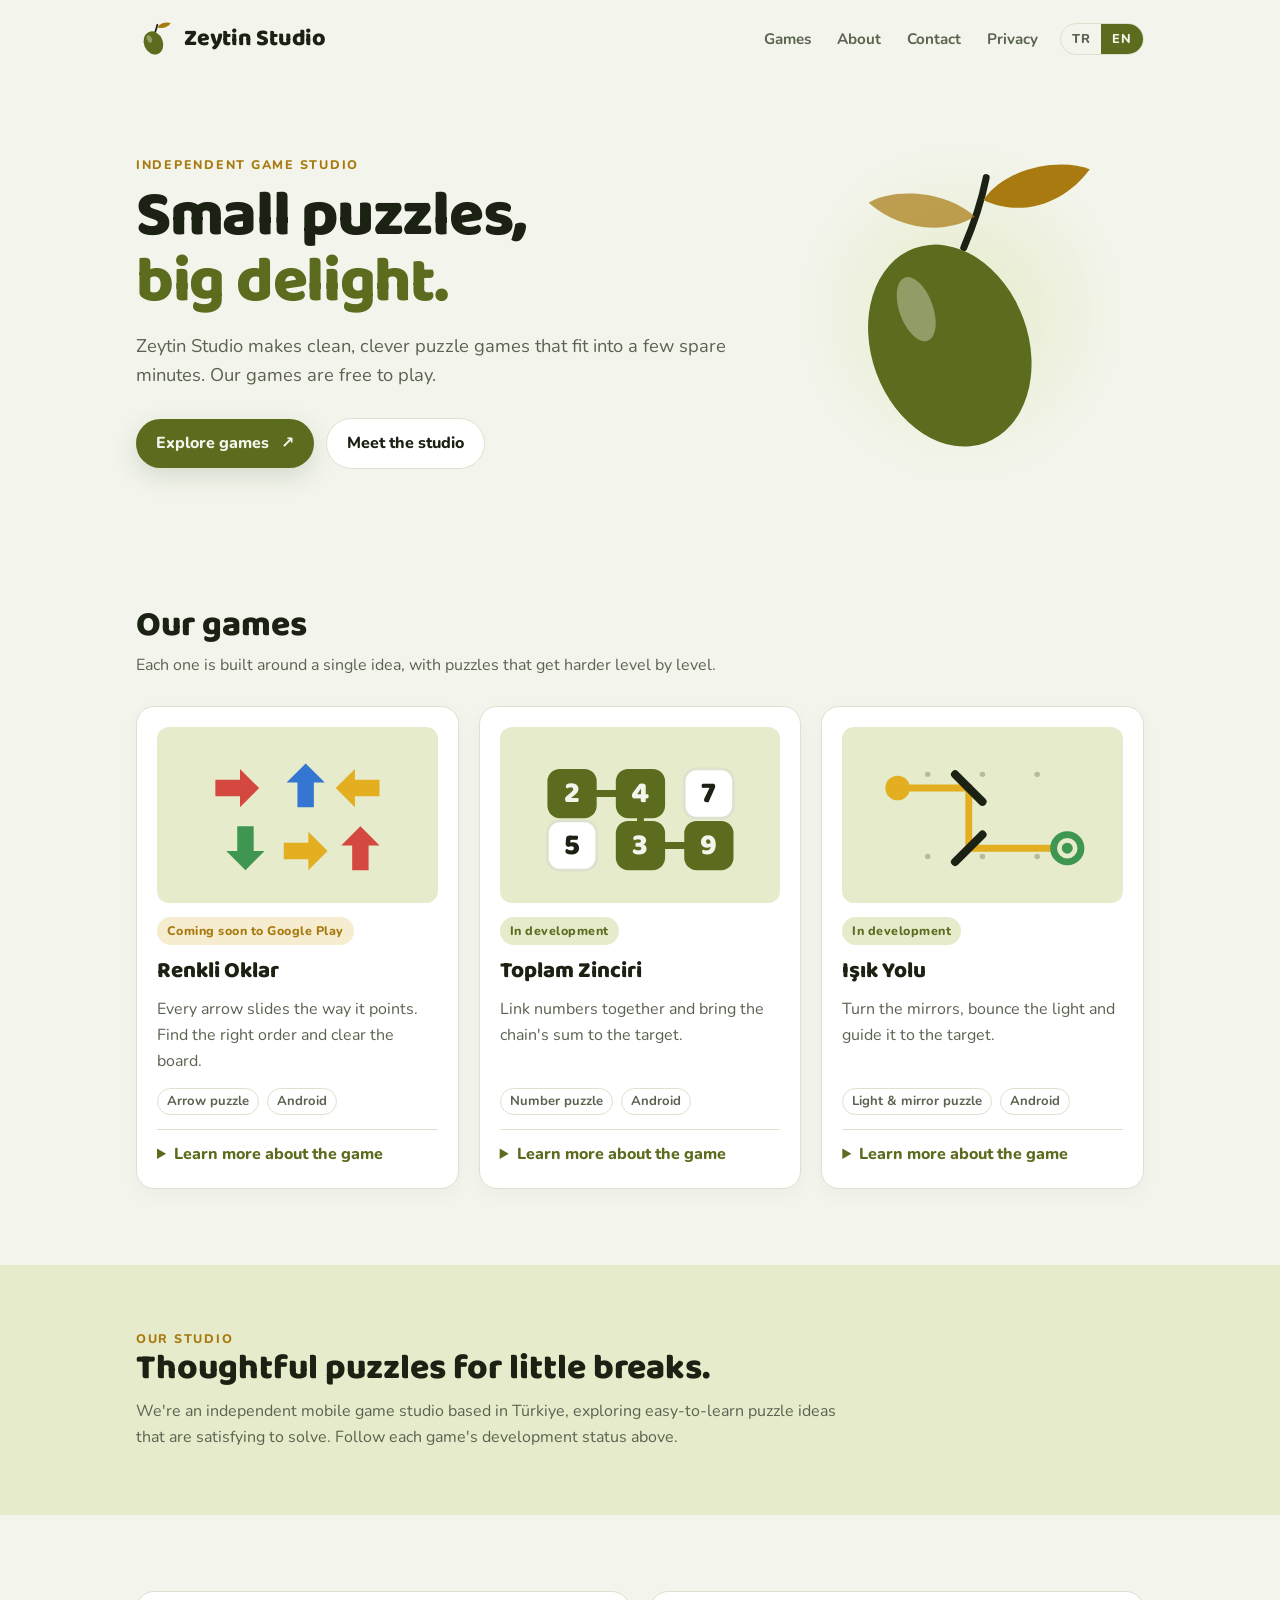
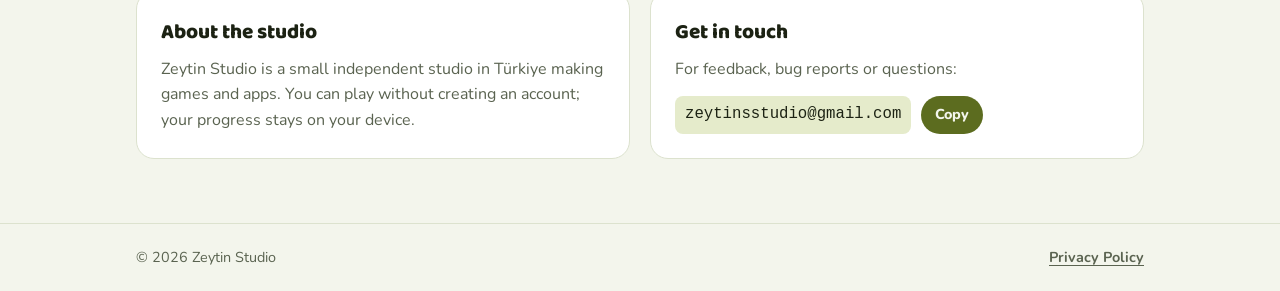
<file: index.html>
<!doctype html>
<html lang="tr">
<head>
<meta charset="utf-8">
<meta name="viewport" content="width=device-width, initial-scale=1, viewport-fit=cover">
<title>Zeytin Studio | Bağımsız Bulmaca Oyunları</title>
<link rel="canonical" href="https://zeytin-studio.github.io/">
<meta name="theme-color" content="#5C6C1F">
<meta name="robots" content="index, follow">
<meta property="og:url" content="https://zeytin-studio.github.io/">
<meta property="og:site_name" content="Zeytin Studio">
<meta property="og:locale" content="tr_TR">
<meta property="og:locale:alternate" content="en_US">
<meta property="og:image" content="https://zeytin-studio.github.io/assets/social-preview.svg">
<meta property="og:image:alt" content="Zeytin Studio — Small puzzles, big delight">
<meta name="twitter:card" content="summary_large_image">
<meta name="twitter:title" content="Zeytin Studio | Independent Puzzle Games">
<meta name="twitter:description" content="Small puzzles, big delight. Discover our upcoming Android puzzle games.">
<meta name="twitter:image" content="https://zeytin-studio.github.io/assets/social-preview.svg">
<script type="application/ld+json">{"@context":"https://schema.org","@type":"Organization","name":"Zeytin Studio","url":"https://zeytin-studio.github.io/","description":"Independent mobile puzzle game studio in Türkiye.","email":"zeytinsstudio@gmail.com"}</script>
<meta name="description" content="Zeytin Studio — küçük, keyifli bulmaca oyunları. Small, delightful puzzle games.">
<meta property="og:title" content="Zeytin Studio">
<meta property="og:description" content="Küçük bulmacalar, büyük keyif. Small puzzles, big delight.">
<meta property="og:type" content="website">
<link rel="icon" href="assets/favicon.svg" type="image/svg+xml">
<link rel="preconnect" href="https://fonts.googleapis.com">
<link rel="preconnect" href="https://fonts.gstatic.com" crossorigin>
<link rel="stylesheet" href="https://fonts.googleapis.com/css2?family=Baloo+2:wght@600;700;800&family=Nunito:wght@400;600;700;800&display=swap">
<link rel="stylesheet" href="assets/style.css">
<meta name="google-site-verification" content="VJ6sqmrjob0C93D4eP01k33OBYBGYizJ2xWpyN1Hkkg">
</head>
<body>

<header class="wrap top">
  <a class="brand" href="./" aria-label="Zeytin Studio">
    <svg viewBox="0 0 48 48" aria-hidden="true">
      <path class="olive-stem" d="M27 6 C 26 10, 25 13, 24 16"/>
      <path class="olive-leaf" d="M27 9 C 31 3, 40 2, 44 4 C 40 9, 33 12, 27 9 Z"/>
      <ellipse class="olive-body" cx="22" cy="29" rx="12" ry="15" transform="rotate(-22 22 29)"/>
      <ellipse class="olive-shine" cx="17" cy="24" rx="3" ry="5" transform="rotate(-22 17 24)"/>
    </svg>
    <b>Zeytin Studio</b>
  </a>
  <nav class="nav" aria-label="Menü">
    <a href="#oyunlar"><span class="tr">Oyunlar</span><span class="en">Games</span></a>
    <a href="#hakkimizda"><span class="tr">Hakkımızda</span><span class="en">About</span></a>
    <a href="#iletisim"><span class="tr">İletişim</span><span class="en">Contact</span></a>
    <a href="gizlilik/"><span class="tr">Gizlilik</span><span class="en">Privacy</span></a>
    <span class="lang" role="group" aria-label="Dil / Language">
      <button type="button" data-lang="tr" aria-pressed="true">TR</button>
      <button type="button" data-lang="en" aria-pressed="false">EN</button>
    </span>
  </nav>
</header>

<main>
  <div class="wrap hero">
    <div>
      <div class="eyebrow"><span class="tr">Bağımsız oyun stüdyosu</span><span class="en">Independent game studio</span></div>
      <h1 class="tr">Küçük bulmacalar, <em>büyük keyif.</em></h1>
      <h1 class="en">Small puzzles, <em>big delight.</em></h1>
      <p class="lede tr">Zeytin Studio, birkaç dakikalık molalara sığan, sade ve akıllıca tasarlanmış bulmaca oyunları yapar. Oyunlarımız ücretsizdir.</p>
      <p class="lede en">Zeytin Studio makes clean, clever puzzle games that fit into a few spare minutes. Our games are free to play.</p>
      <div class="hero-actions"><a class="primary-link" href="#oyunlar"><span class="tr">Oyunları keşfet</span><span class="en">Explore games</span> <span aria-hidden="true">↗</span></a><a class="secondary-link" href="#hakkimizda"><span class="tr">Stüdyoyu tanı</span><span class="en">Meet the studio</span></a></div>
    </div>
    <div class="hero-mark" aria-hidden="true">
      <svg viewBox="0 0 200 220">
        <path class="olive-stem" style="stroke-width:5" d="M118 14 C 114 34, 108 50, 102 64"/>
        <path class="olive-leaf" d="M116 30 C 132 6, 172 0, 192 8 C 176 30, 146 44, 116 30 Z"/>
        <path class="olive-leaf" style="opacity:.7" d="M110 42 C 88 22, 50 22, 34 32 C 54 50, 86 56, 110 42 Z"/>
        <ellipse class="olive-body" cx="92" cy="134" rx="56" ry="74" transform="rotate(-20 92 134)"/>
        <ellipse class="olive-shine" cx="68" cy="108" rx="12" ry="24" transform="rotate(-20 68 108)"/>
      </svg>
    </div>
  </div>

  <section id="oyunlar">
    <div class="wrap">
      <h2><span class="tr">Oyunlarımız</span><span class="en">Our games</span></h2>
      <p class="sub tr">Her biri tek bir fikir etrafında kurulu, seviye seviye zorlaşan bulmacalar.</p>
      <p class="sub en">Each one is built around a single idea, with puzzles that get harder level by level.</p>

      <div class="games">
        <article class="game" id="renkli-oklar">
          <div class="art" aria-hidden="true">
            <svg viewBox="0 0 160 100">
              <g transform="translate(20 10)">
                <path class="r" d="M0 14 L18 14 L18 6 L32 20 L18 34 L18 26 L0 26 Z"/>
                <path class="b" d="M60 34 L60 16 L52 16 L66 2 L80 16 L72 16 L72 34 Z"/>
                <path class="y" d="M120 20 L102 20 L102 28 L88 14 L102 0 L102 8 L120 8 Z" transform="translate(0 6)"/>
                <path class="g" d="M6 48 L6 66 L-2 66 L12 80 L26 66 L18 66 L18 48 Z" transform="translate(10 0)"/>
                <path class="y" d="M50 60 L68 60 L68 52 L82 66 L68 80 L68 72 L50 72 Z"/>
                <path class="r" d="M114 80 L114 62 L106 62 L120 48 L134 62 L126 62 L126 80 Z" transform="translate(-14 0)"/>
              </g>
            </svg>
          </div>
          <span class="chip soon"><span class="tr">Yakında Google Play'de</span><span class="en">Coming soon to Google Play</span></span>
          <h3>Renkli Oklar</h3>
          <p class="tr">Her ok kendi yönüne kayar. Doğru sırayı bul, tahtayı temizle.</p>
          <p class="en">Every arrow slides the way it points. Find the right order and clear the board.</p>
          <div class="meta"><span class="tr">Ok bulmacası</span><span class="en">Arrow puzzle</span><span>Android</span></div>
          <details class="game-details"><summary><span class="tr">Oyun hakkında daha fazla</span><span class="en">Learn more about the game</span></summary><p class="tr">Okların yönlerini dikkatle incele, hamle sırasını planla ve tahtayı temizle. Renkli Oklar, basit kurallarla başlayıp düşünerek ilerlediğin bir bulmaca fikridir.</p><p class="en">Study the direction of each arrow, plan the order of your moves, and clear the board. Renkli Oklar is a puzzle concept built around simple rules and thoughtful sequencing.</p><p class="detail-state"><span class="tr">Durum: Yakında Google Play'de</span><span class="en">Status: Coming soon to Google Play</span></p></details>
        </article>

        <article class="game" id="toplam-zinciri">
          <div class="art" aria-hidden="true">
            <svg viewBox="0 0 160 100">
              <line class="link" x1="30" y1="34" x2="80" y2="34"/>
              <line class="link" x1="80" y1="34" x2="80" y2="72"/>
              <line class="link" x1="80" y1="72" x2="130" y2="72"/>
              <rect class="tile-on" x="12" y="16" width="36" height="36" rx="9"/><text class="num num-on" x="30" y="34">2</text>
              <rect class="tile-on" x="62" y="16" width="36" height="36" rx="9"/><text class="num num-on" x="80" y="34">4</text>
              <rect class="tile" x="112" y="16" width="36" height="36" rx="9"/><text class="num" x="130" y="34">7</text>
              <rect class="tile" x="12" y="54" width="36" height="36" rx="9"/><text class="num" x="30" y="72">5</text>
              <rect class="tile-on" x="62" y="54" width="36" height="36" rx="9"/><text class="num num-on" x="80" y="72">3</text>
              <rect class="tile-on" x="112" y="54" width="36" height="36" rx="9"/><text class="num num-on" x="130" y="72">9</text>
            </svg>
          </div>
          <span class="chip dev"><span class="tr">Geliştiriliyor</span><span class="en">In development</span></span>
          <h3>Toplam Zinciri</h3>
          <p class="tr">Sayıları birbirine bağla, zincirin toplamını hedefe ulaştır.</p>
          <p class="en">Link numbers together and bring the chain's sum to the target.</p>
          <div class="meta"><span class="tr">Sayı bulmacası</span><span class="en">Number puzzle</span><span>Android</span></div>
          <details class="game-details"><summary><span class="tr">Oyun hakkında daha fazla</span><span class="en">Learn more about the game</span></summary><p class="tr">Sayıları bir zincirde birleştirerek hedef toplamı yakalamaya çalış. Toplam Zinciri, bağlantı kurma ve sayı mantığını bir araya getirir.</p><p class="en">Connect numbers into a chain and aim for the target sum. Toplam Zinciri combines number reasoning with a connecting puzzle mechanic.</p><p class="detail-state"><span class="tr">Durum: Geliştiriliyor</span><span class="en">Status: In development</span></p></details>
        </article>

        <article class="game" id="isik-yolu">
          <div class="art" aria-hidden="true">
            <svg viewBox="0 0 160 100">
              <circle class="grid-dot" cx="40" cy="20" r="2"/><circle class="grid-dot" cx="80" cy="20" r="2"/><circle class="grid-dot" cx="120" cy="20" r="2"/>
              <circle class="grid-dot" cx="40" cy="80" r="2"/><circle class="grid-dot" cx="80" cy="80" r="2"/><circle class="grid-dot" cx="120" cy="80" r="2"/>
              <circle class="lamp" cx="18" cy="30" r="9"/>
              <polyline class="beam" points="27,30 70,30 70,74 132,74"/>
              <line class="mirror" x1="60" y1="20" x2="80" y2="40"/>
              <line class="mirror" x1="60" y1="84" x2="80" y2="64"/>
              <circle class="target" cx="142" cy="74" r="10"/>
              <circle class="target-dot" cx="142" cy="74" r="4"/>
            </svg>
          </div>
          <span class="chip dev"><span class="tr">Geliştiriliyor</span><span class="en">In development</span></span>
          <h3>Işık Yolu</h3>
          <p class="tr">Aynaları çevir, ışığı yansıt ve hedefe ulaştır.</p>
          <p class="en">Turn the mirrors, bounce the light and guide it to the target.</p>
          <div class="meta"><span class="tr">Işık ve ayna bulmacası</span><span class="en">Light &amp; mirror puzzle</span><span>Android</span></div>
          <details class="game-details"><summary><span class="tr">Oyun hakkında daha fazla</span><span class="en">Learn more about the game</span></summary><p class="tr">Aynaların yönlerini değiştir, ışığın yolunu tasarla ve hedefe ulaş. Işık Yolu, yansıma mantığına dayalı bir bulmaca fikridir.</p><p class="en">Rotate mirrors, shape the path of light, and reach the target. Işık Yolu explores reflection-based puzzle mechanics.</p><p class="detail-state"><span class="tr">Durum: Geliştiriliyor</span><span class="en">Status: In development</span></p></details>
        </article>
      </div>
    </div>
  </section>

  <section id="hakkimizda" class="about-intro"><div class="wrap"><div class="eyebrow"><span class="tr">Stüdyomuz</span><span class="en">Our studio</span></div><h2><span class="tr">Kısa molalara, akılda kalan bulmacalar.</span><span class="en">Thoughtful puzzles for little breaks.</span></h2><p class="sub tr">Türkiye'den bağımsız bir mobil oyun stüdyosuyuz. Kolay öğrenilen, çözmesi keyifli oyun fikirleri geliştiriyoruz. Oyunlarımızın durumunu yukarıdaki kartlardan takip edebilirsiniz.</p><p class="sub en">We're an independent mobile game studio based in Türkiye, exploring easy-to-learn puzzle ideas that are satisfying to solve. Follow each game's development status above.</p></div></section>

  <section id="iletisim">
    <div class="wrap split">
      <div class="panel">
        <h3><span class="tr">Stüdyo hakkında</span><span class="en">About the studio</span></h3>
        <p class="tr">Zeytin Studio, Türkiye'de bağımsız olarak oyun ve uygulama geliştiren küçük bir stüdyodur. Oyunlarımızı hesap açmadan oynayabilirsiniz; ilerlemeniz yalnızca cihazınızda saklanır.</p>
        <p class="en">Zeytin Studio is a small independent studio in Türkiye making games and apps. You can play without creating an account; your progress stays on your device.</p>
      </div>
      <div class="panel">
        <h3><span class="tr">Bize yazın</span><span class="en">Get in touch</span></h3>
        <p class="tr">Öneri, hata bildirimi ya da sorularınız için:</p>
        <p class="en">For feedback, bug reports or questions:</p>
        <div class="mail">
          <a id="email" href="mailto:zeytinsstudio@gmail.com">zeytinsstudio@gmail.com</a>
          <button class="btn" id="copy-email" type="button"><span class="tr">Kopyala</span><span class="en">Copy</span></button>
          <span class="copied" id="copied" hidden><span class="tr">Kopyalandı</span><span class="en">Copied</span></span>
        </div>
      </div>
    </div>
  </section>
</main>

<footer>
  <div class="wrap">
    <span>© 2026 Zeytin Studio</span>
    <a href="gizlilik/"><span class="tr">Gizlilik Politikası</span><span class="en">Privacy Policy</span></a>
  </div>
</footer>

<script src="assets/site.js"></script>
</body>
</html>
</file>
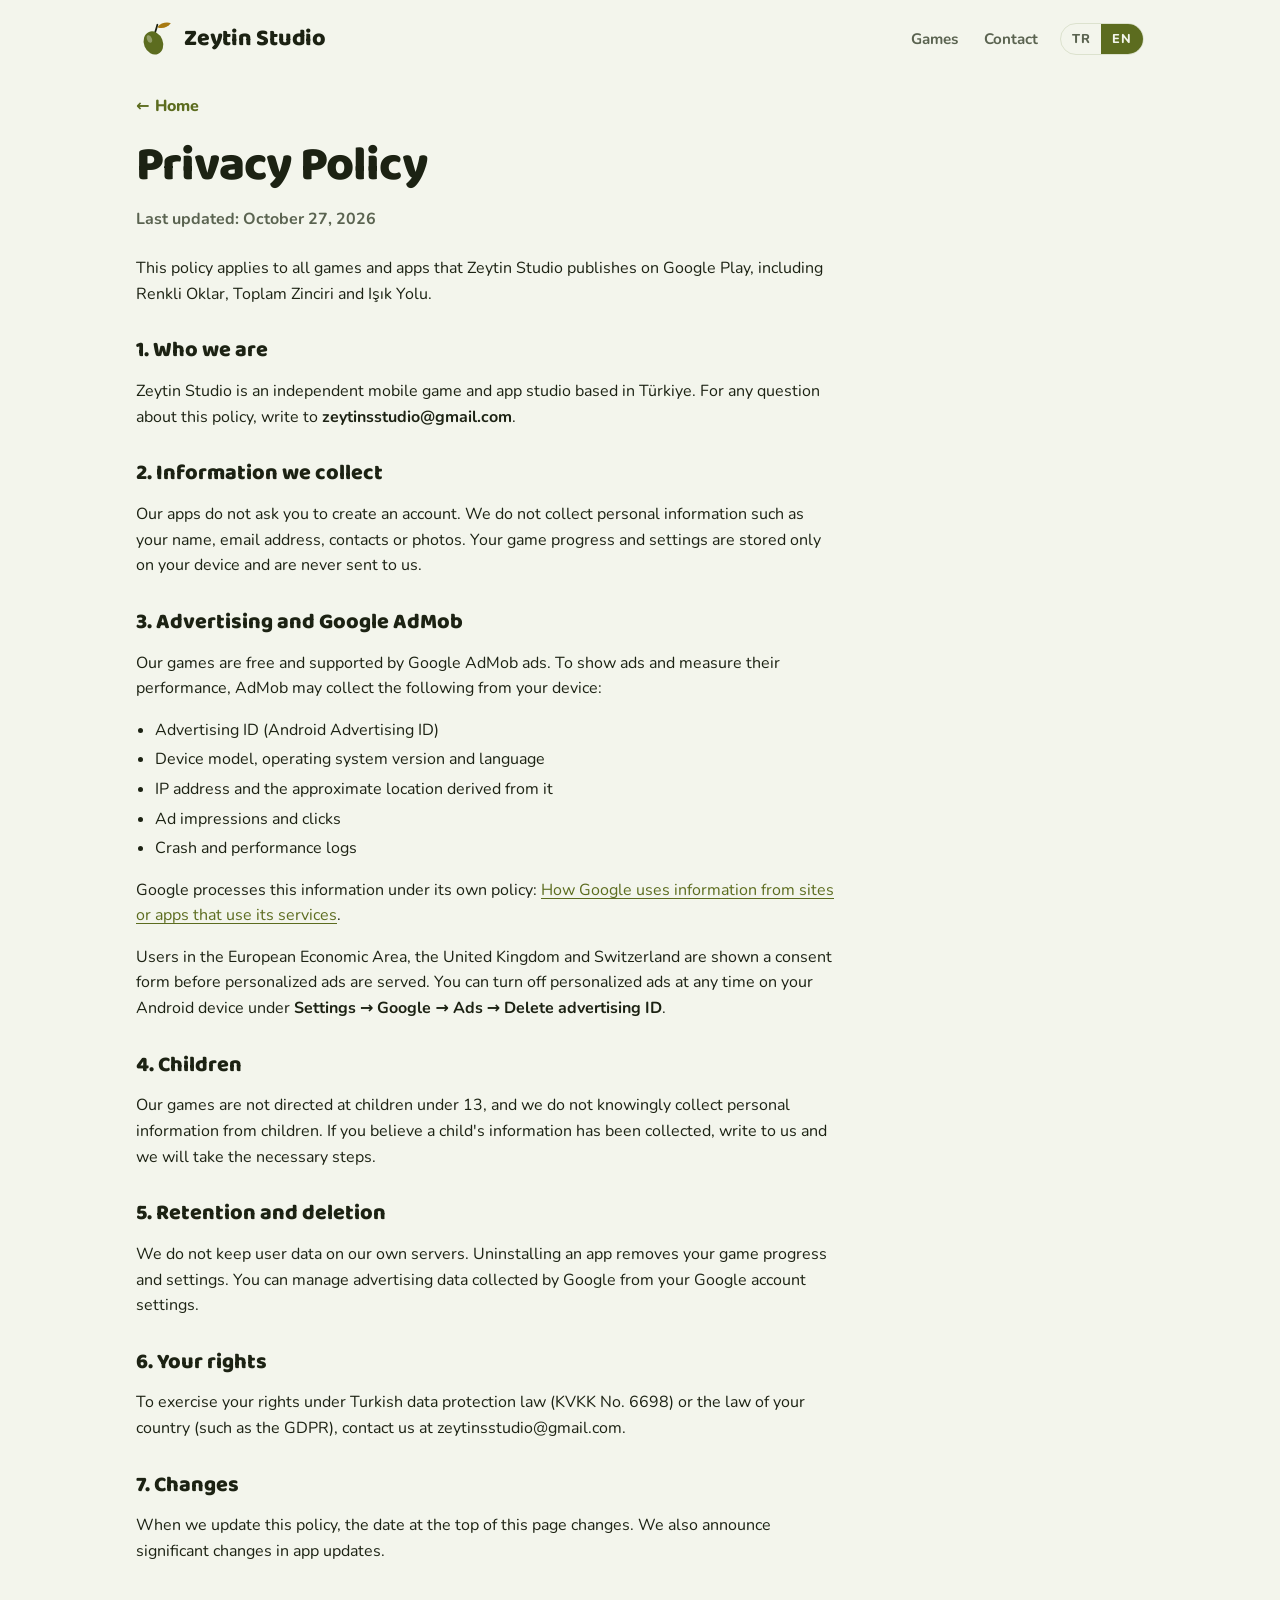
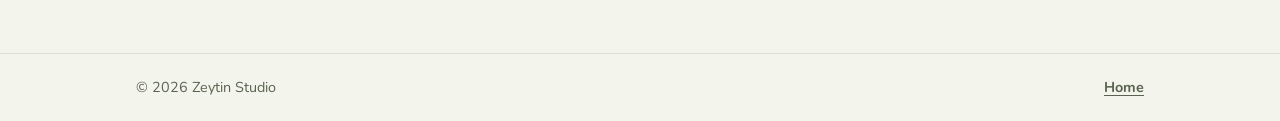
<file: gizlilik/index.html>
<!doctype html>
<html lang="tr">
<head>
<meta charset="utf-8">
<meta name="viewport" content="width=device-width, initial-scale=1, viewport-fit=cover">
<title>Gizlilik Politikası · Privacy Policy — Zeytin Studio</title>
<meta name="description" content="Zeytin Studio uygulamaları için gizlilik politikası. Privacy policy for Zeytin Studio apps.">
<link rel="icon" href="../assets/favicon.svg" type="image/svg+xml">
<link rel="preconnect" href="https://fonts.googleapis.com">
<link rel="preconnect" href="https://fonts.gstatic.com" crossorigin>
<link rel="stylesheet" href="https://fonts.googleapis.com/css2?family=Baloo+2:wght@600;700;800&family=Nunito:wght@400;600;700;800&display=swap">
<link rel="stylesheet" href="../assets/style.css">
</head>
<body>

<header class="wrap top">
  <a class="brand" href="../" aria-label="Zeytin Studio">
    <svg viewBox="0 0 48 48" aria-hidden="true">
      <path class="olive-stem" d="M27 6 C 26 10, 25 13, 24 16"/>
      <path class="olive-leaf" d="M27 9 C 31 3, 40 2, 44 4 C 40 9, 33 12, 27 9 Z"/>
      <ellipse class="olive-body" cx="22" cy="29" rx="12" ry="15" transform="rotate(-22 22 29)"/>
      <ellipse class="olive-shine" cx="17" cy="24" rx="3" ry="5" transform="rotate(-22 17 24)"/>
    </svg>
    <b>Zeytin Studio</b>
  </a>
  <nav class="nav" aria-label="Menü">
    <a href="../#oyunlar"><span class="tr">Oyunlar</span><span class="en">Games</span></a>
    <a href="../#iletisim"><span class="tr">İletişim</span><span class="en">Contact</span></a>
    <span class="lang" role="group" aria-label="Dil / Language">
      <button type="button" data-lang="tr" aria-pressed="true">TR</button>
      <button type="button" data-lang="en" aria-pressed="false">EN</button>
    </span>
  </nav>
</header>

<main class="wrap">
  <article class="policy">
    <a class="back" href="../"><span aria-hidden="true">←</span><span class="tr">Ana sayfa</span><span class="en">Home</span></a>

    <div class="tr">
      <h1>Gizlilik Politikası</h1>
      <p class="date">Son güncelleme: 27 Ekim 2026</p>
      <p>Bu politika, Zeytin Studio'nun Google Play'de yayımladığı tüm oyun ve uygulamalar için geçerlidir. Bunlar arasında Renkli Oklar, Toplam Zinciri ve Işık Yolu yer alır.</p>

      <h2>1. Biz kimiz</h2>
      <p>Zeytin Studio, Türkiye'de bağımsız olarak mobil oyun ve uygulama geliştiren bir stüdyodur. Bu politikayla ilgili her soru için <strong>zeytinsstudio@gmail.com</strong> adresine yazabilirsiniz.</p>

      <h2>2. Bizim topladığımız bilgiler</h2>
      <p>Uygulamalarımız hesap açmanızı istemez. Adınız, e-posta adresiniz, rehberiniz ya da fotoğraflarınız gibi kişisel bilgileri toplamayız. Oyun ilerlemeniz ve ayarlarınız yalnızca cihazınızda saklanır ve bize gönderilmez.</p>

      <h2>3. Reklamlar ve Google AdMob</h2>
      <p>Oyunlarımız ücretsizdir ve Google AdMob reklamlarıyla desteklenir. AdMob, reklam göstermek ve reklamların performansını ölçmek için cihazınızdan şu bilgileri toplayabilir:</p>
      <ul>
        <li>Reklam kimliği (Android Advertising ID)</li>
        <li>Cihaz modeli, işletim sistemi sürümü ve dil ayarı</li>
        <li>IP adresi ve buna bağlı yaklaşık konum</li>
        <li>Reklam görüntüleme ve tıklama bilgileri</li>
        <li>Hata ve performans kayıtları</li>
      </ul>
      <p>Bu bilgileri Google kendi gizlilik politikasına göre işler: <a href="https://policies.google.com/technologies/partner-sites" target="_blank" rel="noopener">Google, iş ortaklarının sitelerini ve uygulamalarını kullanmanız sırasında verileri nasıl kullanır</a>.</p>
      <p>Avrupa Ekonomik Alanı, Birleşik Krallık ve İsviçre'deki kullanıcılara kişiselleştirilmiş reklamlar gösterilmeden önce bir onay formu sunulur. Kişiselleştirilmiş reklamları istediğiniz zaman kapatmak için Android cihazınızda <strong>Ayarlar → Google → Reklamlar → Reklam kimliğini sil</strong> adımlarını izleyebilirsiniz.</p>

      <h2>4. Çocuklar</h2>
      <p>Oyunlarımız 13 yaşın altındaki çocuklara yönelik değildir ve bilerek çocuklardan kişisel bilgi toplamayız. Bir çocuğa ait bilginin toplandığını düşünüyorsanız bize yazın, gerekli adımları atalım.</p>

      <h2>5. Bilgilerin saklanması ve silinmesi</h2>
      <p>Kendi sunucumuzda kullanıcı verisi tutmayız. Uygulamayı cihazınızdan kaldırdığınızda oyun ilerlemeniz ve ayarlarınız da silinir. Google'ın topladığı reklam verilerini Google hesabınızın ayarlarından yönetebilirsiniz.</p>

      <h2>6. Haklarınız</h2>
      <p>6698 sayılı Kişisel Verilerin Korunması Kanunu (KVKK) ve bulunduğunuz ülkenin mevzuatı (ör. GDPR) kapsamındaki haklarınızla ilgili taleplerinizi zeytinsstudio@gmail.com adresine iletebilirsiniz.</p>

      <h2>7. Değişiklikler</h2>
      <p>Bu politikayı güncellediğimizde sayfanın başındaki tarih değişir. Önemli değişiklikleri uygulama güncellemelerinde de duyururuz.</p>
    </div>

    <div class="en">
      <h1>Privacy Policy</h1>
      <p class="date">Last updated: October 27, 2026</p>
      <p>This policy applies to all games and apps that Zeytin Studio publishes on Google Play, including Renkli Oklar, Toplam Zinciri and Işık Yolu.</p>

      <h2>1. Who we are</h2>
      <p>Zeytin Studio is an independent mobile game and app studio based in Türkiye. For any question about this policy, write to <strong>zeytinsstudio@gmail.com</strong>.</p>

      <h2>2. Information we collect</h2>
      <p>Our apps do not ask you to create an account. We do not collect personal information such as your name, email address, contacts or photos. Your game progress and settings are stored only on your device and are never sent to us.</p>

      <h2>3. Advertising and Google AdMob</h2>
      <p>Our games are free and supported by Google AdMob ads. To show ads and measure their performance, AdMob may collect the following from your device:</p>
      <ul>
        <li>Advertising ID (Android Advertising ID)</li>
        <li>Device model, operating system version and language</li>
        <li>IP address and the approximate location derived from it</li>
        <li>Ad impressions and clicks</li>
        <li>Crash and performance logs</li>
      </ul>
      <p>Google processes this information under its own policy: <a href="https://policies.google.com/technologies/partner-sites" target="_blank" rel="noopener">How Google uses information from sites or apps that use its services</a>.</p>
      <p>Users in the European Economic Area, the United Kingdom and Switzerland are shown a consent form before personalized ads are served. You can turn off personalized ads at any time on your Android device under <strong>Settings → Google → Ads → Delete advertising ID</strong>.</p>

      <h2>4. Children</h2>
      <p>Our games are not directed at children under 13, and we do not knowingly collect personal information from children. If you believe a child's information has been collected, write to us and we will take the necessary steps.</p>

      <h2>5. Retention and deletion</h2>
      <p>We do not keep user data on our own servers. Uninstalling an app removes your game progress and settings. You can manage advertising data collected by Google from your Google account settings.</p>

      <h2>6. Your rights</h2>
      <p>To exercise your rights under Turkish data protection law (KVKK No. 6698) or the law of your country (such as the GDPR), contact us at zeytinsstudio@gmail.com.</p>

      <h2>7. Changes</h2>
      <p>When we update this policy, the date at the top of this page changes. We also announce significant changes in app updates.</p>
    </div>
  </article>
</main>

<footer>
  <div class="wrap">
    <span>© 2026 Zeytin Studio</span>
    <a href="../"><span class="tr">Ana sayfa</span><span class="en">Home</span></a>
  </div>
</footer>

<script src="../assets/site.js"></script>
</body>
</html>
</file>
<file: assets/style.css>
/* Zeytin Studio — site styles */
:root{
  --bg:#F3F5EC;
  --surface:#FFFFFF;
  --fg:#1C2213;
  --muted:#5A6350;
  --line:#DCE2CE;
  --olive:#5C6C1F;
  --olive-soft:#E5EBCB;
  --gold:#A87A10;
  --gold-soft:#F6ECCF;
  --c-red:#D4483F;
  --c-blue:#3576D3;
  --c-yellow:#E3AE20;
  --c-green:#3F9651;
  --f-display:"Baloo 2","Nunito",system-ui,-apple-system,"Segoe UI",sans-serif;
  --f-body:"Nunito",system-ui,-apple-system,"Segoe UI",Roboto,sans-serif;
  color-scheme:light;
}
@media (prefers-color-scheme: dark){
  :root{
    --bg:#12160C; --surface:#1B2113; --fg:#E7EBDB; --muted:#A1AA92; --line:#2D3522;
    --olive:#AFC35C; --olive-soft:#25301A; --gold:#E3B94B; --gold-soft:#3A3115;
    color-scheme:dark;
  }
}

*,*::before,*::after{box-sizing:border-box}
html[lang="tr"] .en, html[lang="en"] .tr{display:none!important}
[hidden]{display:none!important}

body{margin:0;background:var(--bg);color:var(--fg);font-family:var(--f-body);font-size:16px;line-height:1.6}
img,svg{max-width:100%}
.wrap{max-width:1040px;margin:0 auto;padding-left:max(16px, env(safe-area-inset-left, 0px));padding-right:max(16px, env(safe-area-inset-right, 0px))}

a{color:var(--olive);text-underline-offset:3px}
a:focus-visible,button:focus-visible{outline:3px solid var(--gold);outline-offset:3px;border-radius:6px}

/* Header */
.top{display:flex;align-items:center;justify-content:space-between;gap:16px;flex-wrap:wrap;padding-block:20px}
.brand{display:flex;align-items:center;gap:10px;text-decoration:none;color:var(--fg)}
.brand svg{width:38px;height:38px;flex:none}
.brand b{font-family:var(--f-display);font-size:1.45rem;font-weight:800;letter-spacing:-.01em;line-height:1}
.nav{display:flex;align-items:center;gap:6px;flex-wrap:wrap}
.nav a{color:var(--muted);text-decoration:none;font-weight:700;font-size:.95rem;padding:6px 10px;border-radius:999px}
.nav a:hover{color:var(--fg);background:var(--olive-soft)}
.lang{display:inline-flex;border:1.5px solid var(--line);border-radius:999px;overflow:hidden;margin-left:6px}
.lang button{all:unset;cursor:pointer;font-weight:800;font-size:.8rem;letter-spacing:.06em;padding:5px 11px;color:var(--muted)}
.lang button[aria-pressed="true"]{background:var(--olive);color:var(--bg)}

/* Olive mark */
.olive-body{fill:var(--olive)}
.olive-shine{fill:var(--bg);opacity:.35}
.olive-leaf{fill:var(--gold)}
.olive-stem{stroke:var(--fg);stroke-width:2.2;fill:none;stroke-linecap:round}

/* Hero */
.hero{display:grid;grid-template-columns:1.25fr .75fr;gap:32px;align-items:center;padding-block:28px 48px}
.hero > div{min-width:0}
.eyebrow{font-size:.78rem;font-weight:800;letter-spacing:.14em;text-transform:uppercase;color:var(--gold)}
h1{font-family:var(--f-display);font-weight:800;font-size:clamp(2.4rem,6vw,4rem);line-height:1.02;letter-spacing:-.02em;margin:10px 0 16px;text-wrap:balance}
h1 em{font-style:normal;color:var(--olive)}
.lede{font-size:1.15rem;color:var(--muted);max-width:44ch;margin:0}
.hero-mark{justify-self:center;width:min(260px,70vw)}
.hero-mark svg{width:100%;height:auto;display:block}
@media (prefers-reduced-motion: no-preference){
  .hero-mark svg{animation:sway 6s ease-in-out infinite;transform-origin:60% 15%}
  @keyframes sway{0%,100%{transform:rotate(-3deg)}50%{transform:rotate(3deg)}}
}

/* Sections */
section{padding-block:40px}
h2{font-family:var(--f-display);font-weight:800;font-size:clamp(1.7rem,3.5vw,2.2rem);line-height:1.1;margin:0 0 8px;text-wrap:balance}
.sub{color:var(--muted);margin:0 0 28px;max-width:60ch}

/* Game cards */
.games{display:grid;grid-template-columns:repeat(3,1fr);gap:20px}
.game{background:var(--surface);border:1.5px solid var(--line);border-radius:18px;padding:20px;display:flex;flex-direction:column;gap:14px;min-width:0}
.art{background:var(--olive-soft);border-radius:12px;aspect-ratio:16/10;max-width:100%;display:grid;place-items:center;overflow:hidden}
.art svg{width:78%;height:auto;max-height:86%}
.game h3{font-family:var(--f-display);font-weight:800;font-size:1.4rem;margin:0;line-height:1.1}
.game p{margin:0;color:var(--muted)}
.chip{align-self:flex-start;font-size:.78rem;font-weight:800;letter-spacing:.04em;padding:4px 10px;border-radius:999px}
.chip.soon{background:var(--gold-soft);color:var(--gold)}
.chip.dev{background:var(--olive-soft);color:var(--olive)}
.game .meta{margin-top:auto;display:flex;gap:8px;flex-wrap:wrap;font-size:.82rem;color:var(--muted);font-weight:700}
.game .meta span{border:1.5px solid var(--line);border-radius:999px;padding:2px 9px}

/* Illustration fills */
.r{fill:var(--c-red)} .b{fill:var(--c-blue)} .y{fill:var(--c-yellow)} .g{fill:var(--c-green)}
.tile{fill:var(--surface);stroke:var(--line);stroke-width:2}
.tile-on{fill:var(--olive)}
.num{font-family:var(--f-display);font-weight:800;font-size:22px;fill:var(--fg);text-anchor:middle;dominant-baseline:central}
.num-on{fill:var(--bg)}
.link{stroke:var(--olive);stroke-width:5;stroke-linecap:round}
.beam{stroke:var(--c-yellow);stroke-width:5;stroke-linecap:round;fill:none}
.mirror{stroke:var(--fg);stroke-width:6;stroke-linecap:round}
.lamp{fill:var(--c-yellow)}
.target{fill:none;stroke:var(--c-green);stroke-width:5}
.target-dot{fill:var(--c-green)}
.grid-dot{fill:var(--muted);opacity:.35}

/* About + contact */
.split{display:grid;grid-template-columns:1fr 1fr;gap:20px}
.panel{background:var(--surface);border:1.5px solid var(--line);border-radius:18px;padding:24px;min-width:0}
.panel h3{font-family:var(--f-display);font-weight:800;font-size:1.3rem;margin:0 0 8px}
.panel p{margin:0;color:var(--muted)}
.mail{display:flex;align-items:center;gap:10px;flex-wrap:wrap;margin-top:14px}
.mail a{font-family:ui-monospace,SFMono-Regular,Menlo,Consolas,monospace;font-size:.98rem;background:var(--olive-soft);color:var(--fg);padding:6px 10px;border-radius:8px;text-decoration:none;word-break:break-all}
.btn{all:unset;cursor:pointer;font-weight:800;font-size:.9rem;padding:7px 14px;border-radius:999px;background:var(--olive);color:var(--bg)}
.btn:hover{filter:brightness(1.08)}
.copied{font-size:.85rem;font-weight:700;color:var(--olive)}

/* Privacy */
.policy{max-width:70ch;padding-block:16px 48px}
.policy h1{font-size:clamp(2rem,5vw,3rem)}
.policy .date{color:var(--muted);font-weight:700;margin:0 0 24px}
.policy h2{font-size:1.35rem;margin:32px 0 8px}
.policy ul{padding-left:1.2em}
.policy li{margin-bottom:4px}
.back{display:inline-flex;align-items:center;gap:6px;font-weight:800;text-decoration:none;margin-bottom:12px}

footer{border-top:1.5px solid var(--line);margin-top:24px}
footer .wrap{display:flex;justify-content:space-between;gap:12px;flex-wrap:wrap;padding-block:22px;color:var(--muted);font-size:.9rem}
footer a{color:var(--muted);font-weight:700}

@media (max-width:820px){ .games{grid-template-columns:1fr 1fr} }
@media (max-width:640px){
  .hero{grid-template-columns:1fr;gap:12px;padding-block:8px 32px}
  .hero-mark{order:-1;width:140px;justify-self:start}
  .games,.split{grid-template-columns:1fr}
}


/* 2026 studio refresh */
html{scroll-behavior:smooth}
.top{position:relative;z-index:2}
.hero{padding-block:60px 80px;min-height:440px}
.hero .lede{max-width:54ch}
.hero-actions{display:flex;align-items:center;flex-wrap:wrap;gap:12px;margin-top:28px}
.primary-link,.secondary-link{display:inline-flex;align-items:center;justify-content:center;gap:12px;padding:12px 20px;border-radius:999px;font-weight:800;text-decoration:none;transition:transform .2s ease,box-shadow .2s ease}
.primary-link{background:var(--olive);color:var(--bg);box-shadow:0 8px 24px rgba(42,58,17,.15)}
.secondary-link{border:1.5px solid var(--line);color:var(--fg);background:var(--surface)}
.primary-link:hover,.secondary-link:hover{transform:translateY(-2px)}
.hero-mark{width:min(320px,75vw);padding:20px;background:radial-gradient(circle at 50% 50%,var(--olive-soft),transparent 72%);border-radius:50%}
.game{position:relative;transition:transform .2s ease,box-shadow .2s ease;box-shadow:0 6px 18px rgba(30,44,14,.035)}
.game:hover{transform:translateY(-4px);box-shadow:0 18px 38px rgba(30,44,14,.09)}
.game:target{outline:3px solid var(--gold);outline-offset:4px}
.game-details{border-top:1px solid var(--line);padding-top:12px}
.game-details summary{cursor:pointer;color:var(--olive);font-weight:800;list-style-position:inside}
.game-details p{margin-top:12px}
.game-details .detail-state{font-size:.85rem;font-weight:800}
.about-intro{background:var(--olive-soft);margin-block:36px;padding-block:64px}
.about-intro .sub{margin:12px 0 0;max-width:70ch}
@media(max-width:640px){
  .top{padding-block:16px}
  .nav{gap:3px}
  .nav a{font-size:.84rem;padding:5px 7px}
  .hero{padding-block:22px 48px;min-height:0}
  .hero-mark{width:150px;padding:0}
  .hero-actions{align-items:stretch}
  .primary-link,.secondary-link{padding:11px 16px}
  .about-intro{padding-block:42px}
}
@media(prefers-reduced-motion:reduce){
  html{scroll-behavior:auto}
  .game,.primary-link,.secondary-link{transition:none}
}
</file>
